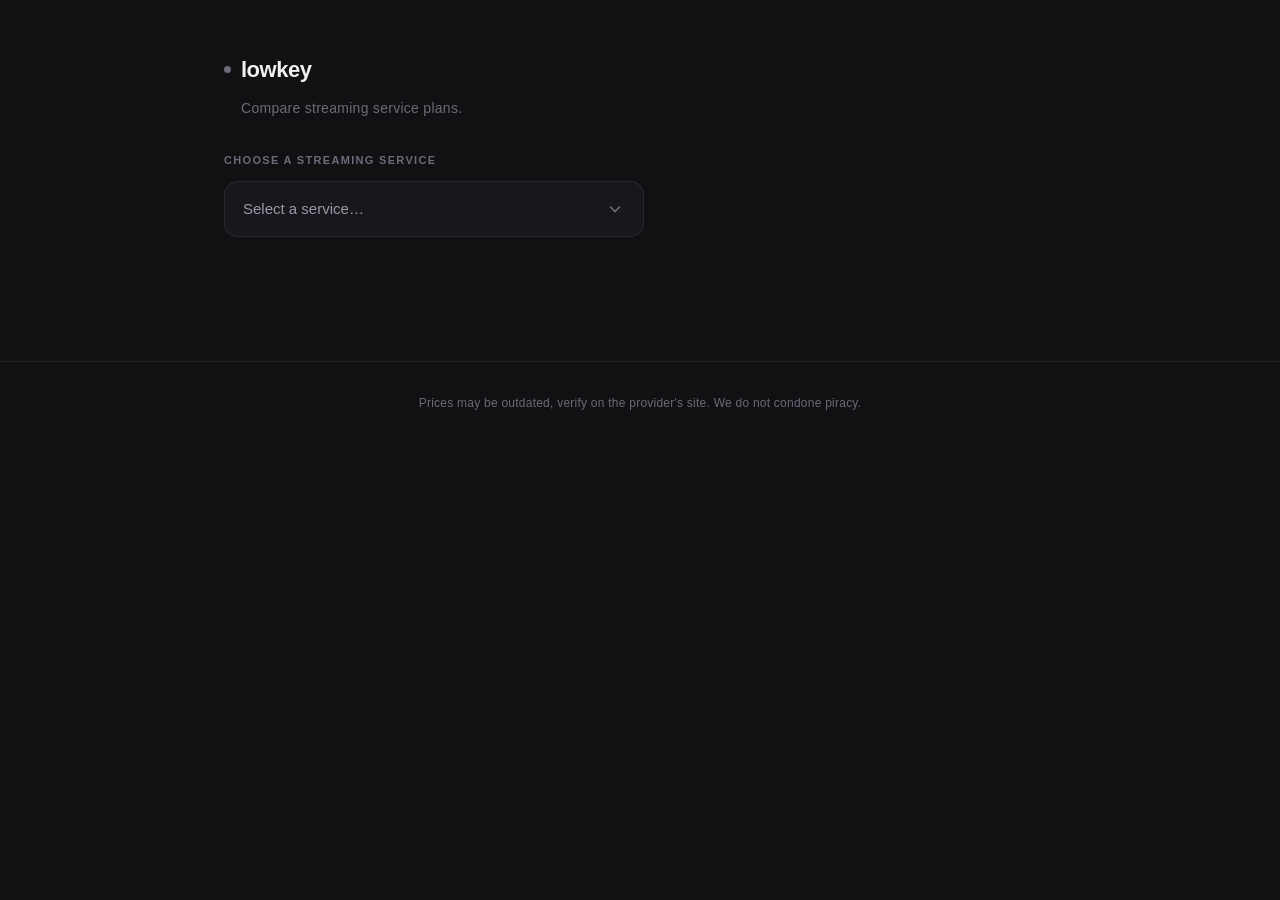
<file: index.html>
<!DOCTYPE html>
<html lang="en">
<head>
  <meta charset="UTF-8" />
  <meta name="viewport" content="width=device-width, initial-scale=1.0" />
  <title>lowkey</title>
  <link rel="stylesheet" href="styles.css" />
</head>
<body>

  <header>
    <div class="logo">
      <span class="logo-dot" id="logoDot"></span>
      lowkey
    </div>
    <p class="tagline">Compare streaming service plans.</p>
  </header>

  <main>
    <section class="selector-section">
      <label class="select-label">Choose a streaming service</label>

      <div class="custom-select" id="customSelect">
        <div class="select-trigger" id="selectTrigger">
          <span class="trigger-text" id="triggerText">Select a service…</span>
          <div class="trigger-icon">
            <svg viewBox="0 0 24 24" fill="none" stroke="currentColor" stroke-width="2">
              <polyline points="6 9 12 15 18 9"></polyline>
            </svg>
          </div>
        </div>

        <div class="select-dropdown" id="selectDropdown">
          <div class="dropdown-inner">
            <!-- Items injected by JS -->
          </div>
        </div>
      </div>
    </section>

    <section class="plans-section" id="plansSection">
      <!-- Plans injected by JS -->
    </section>
  </main>

  <footer>
    <p>Prices may be outdated, verify on the provider's site. We do not condone piracy.</p>
  </footer>

  <script>
    if ("serviceWorker" in navigator) {
  navigator.serviceWorker.register("/sw.js")
    .then(reg => console.log("SW registered", reg))
    .catch(err => console.log("SW failed", err));
}
    const SERVICES = {
      netflix: {
        name: "Netflix",
        color: "#E50914",
        icon: "icons/netflix.png",
        url: "netflix.com",
        plans: [
          {
            name: "Standard",
            price: 8.99,
            period: "month",
            ads: true,
            features: [
              "1080p Full HD",
              "2 streams simultaneously",
              "Downloads on 2 devices",
              "Netflix owned & licensed content",
              "Some content unavailable due to licensing"
            ]
          },
          {
            name: "Standard",
            price: 19.99,
            period: "month",
            ads: false,
            features: [
              "1080p Full HD",
              "2 streams simultaneously",
              "Downloads on 2 devices",
              "Full content library",
              "Add 1 extra member (+$9.99/mo)"
            ]
          },
          {
            name: "Premium",
            price: 26.99,
            period: "month",
            ads: false,
            popular: true,
            features: [
              "4K Ultra HD + HDR",
              "Dolby Atmos audio",
              "4 streams simultaneously",
              "Downloads on 6 devices",
              "Full content library",
              "Add up to 2 extra members (+$9.99/mo each)"
            ]
          }
        ]
      },
      disney: {
        name: "Disney+",
        color: "#113CCF",
        icon: "icons/disney.png",
        url: "disneyplus.com",
        plans: [
          {
            name: "Basic",
            price: 11.99,
            period: "month",
            ads: true,
            features: [
              "Up to 4K UHD & HDR",
              "Up to 5.1 audio",
              "Multiple simultaneous streams",
              "Disney, Marvel, Star Wars, Pixar, Nat Geo"
            ]
          },
          {
            name: "Premium",
            price: 18.99,
            period: "month",
            ads: false,
            popular: true,
            features: [
              "Up to 4K UHD & HDR",
              "Dolby Atmos audio",
              "Multiple simultaneous streams",
              "Downloads on up to 10 devices",
              "Disney, Marvel, Star Wars, Pixar, Nat Geo"
            ]
          }
        ]
      },
      hulu: {
        name: "Hulu",
        color: "#1CE783",
        icon: "icons/hulu.png",
        url: "hulu.com",
        plans: [
          {
            name: "Hulu",
            price: 11.99,
            period: "month",
            ads: true,
            features: [
              "Up to 4K UHD",
              "Up to 5.1 audio",
              "Multiple simultaneous streams",
              "Movies & Originals"
            ]
          },
          {
            name: "Hulu Plus",
            price: 18.99,
            period: "month",
            ads: false,
            popular: true,
            features: [
              "Up to 4K UHD",
              "Up to 5.1 audio",
              "Multiple simultaneous streams",
              "Movies & Originals",
              "Download select shows and movies",
              "Note: a few shows still play with ads"
            ]
          },
          {
            name: "Live TV",
            price: 82.99,
            period: "month",
            ads: true,
            features: [
              "95+ live TV channels",
              "Up to 4K UHD streaming",
              "Unlimited DVR storage",
              "Multiple simultaneous streams",
              "Disney+ & ESPN+ included",
              "Sports & local channels"
            ]
          },
          {
            name: "Live TV Plus",
            price: 95.99,
            period: "month",
            ads: false,
            features: [
              "95+ live TV channels",
              "Ad-free on-demand library",
              "Unlimited DVR storage",
              "Multiple simultaneous streams",
              "Disney+ & ESPN+ included",
              "Sports & local channels"
            ]
          }
        ]
      },
      max: {
        name: "Max",
        color: "#5c16c5",
        icon: "icons/max.png",
        url: "max.com",
        plans: [
          {
            name: "Basic",
            price: 10.99,
            period: "month",
            ads: true,
            features: [
              "1080p Full HD",
              "2 streams simultaneously",
              "30 downloads",
              "HBO, Warner Bros, DC, CNN content"
            ]
          },
          {
            name: "Standard",
            price: 18.49,
            period: "month",
            ads: false,
            popular: true,
            features: [
              "1080p Full HD",
              "2 streams simultaneously",
              "30 downloads",
              "HBO, Warner Bros, DC, CNN content",
              "Early access to select titles"
            ]
          },
          {
            name: "Premium",
            price: 22.99,
            period: "month",
            ads: false,
            features: [
              "4K Ultra HD + Dolby Vision",
              "Dolby Atmos audio",
              "4 streams simultaneously",
              "100 downloads",
              "Full content library",
              "Early access to select titles"
            ]
          }
        ]
      },
      prime: {
        name: "Prime Video",
        color: "#00A8E1",
        icon: "icons/prime.png",
        url: "primevideo.com",
        plans: [
          {
            name: "Prime",
            price: 14.99,
            period: "month",
            ads: true,
            popular: true,
            features: [
              "4K Ultra HD available",
              "3 streams simultaneously",
              "25 downloads",
              "Amazon Originals & licensed content",
              "Free shipping on Amazon",
              "Prime Music & Gaming included",
              "$7.49/mo for first 3 months"
            ]
          },
          {
            name: "Prime",
            price: 19.99,
            period: "month",
            ads: false,
            popular: false,
            features: [
              "4K Ultra HD available",
              "3 streams simultaneously",
              "25 downloads",
              "Amazon Originals & licensed content",
              "Free shipping on Amazon",
              "Prime Music & Gaming included",
            ]
          }
        ]
      },
      appletv: {
        name: "Apple TV+",
        color: "#0071e3",
        icon: "icons/apple.png",
        url: "tv.apple.com",
        plans: [
          {
            name: "Apple TV+",
            price: 12.99,
            period: "month",
            ads: false,
            popular: true,
            features: [
              "4K HDR + Dolby Vision",
              "Dolby Atmos audio",
              "6 family members included",
              "Offline downloads",
              "Apple Originals only",
              "Spatial Video on Apple Vision Pro"
            ]
          }
        ]
      },
      peacock: {
        name: "Peacock",
        color: "#F5A623",
        icon: "icons/peacock.png",
        url: "peacocktv.com",
        plans: [
          {
            name: "Select",
            price: 7.99,
            period: "month",
            ads: true,
            features: [
              "TV favorites from NBC, Bravo & more",
              "Excludes live sports",
              "Excludes movies & Peacock Originals"
            ]
          },
          {
            name: "Premium",
            price: 10.99,
            period: "month",
            ads: true,
            popular: true,
            features: [
              "TV favorites from NBC, Bravo & more",
              "Live sports & events",
              "Hit films & Peacock Originals",
              "Annual plan available ($109.99/yr)"
            ]
          },
          {
            name: "Premium Plus",
            price: 16.99,
            period: "month",
            ads: false,
            features: [
              "TV favorites from NBC, Bravo & more",
              "Live sports & events",
              "Hit films & Peacock Originals",
              "Downloads included",
              "Annual plan available ($169.99/yr)"
            ]
          }
        ]
      },
      paramount: {
        name: "Paramount+",
        color: "#0064FF",
        icon: "icons/para.png",
        url: "paramountplus.com",
        plans: [
          {
            name: "Essential",
            price: 8.99,
            period: "month",
            ads: true,
            features: [
              "40,000+ episodes & movies",
              "3 streams simultaneously",
              "NFL on CBS & UEFA Champions League",
              "All UFC live fights",
              "Select Showtime series"
            ]
          },
          {
            name: "Premium",
            price: 13.99,
            period: "month",
            ads: false,
            popular: true,
            features: [
              "Everything in Essential",
              "No ads (except live TV)",
              "4K UHD, Dolby Vision or HDR10",
              "Download movies & shows",
              "CBS live stream",
              "Full Showtime included"
            ]
          }
        ]
      },
      piracy: {
        name: "Piracy",
        color: "#CC0C27",
        icon: "icons/piracy.png",
        plans: [
          {
            name: "Piracy",
            price: 0.00,
            period: "month",
            ads: false,
            popular: false,
            features: [
              "Almost all Movies & TV",
              "Free Downloads"
            ]
          },
          {
            name: "Ublock Origin",
            price: 0.00,
            period: "month",
            ads: false,
            popular: false,
            features: [
              "Prevent Tracking",
              "Prevent Cookies",
              "Prevent Ads",
              "Can prevent malware"
            ]
          },
          {
            name: "Mullvad VPN",
            price: 5.86,
            period: "month",
            ads: false,
            popular: false,
            features: [
              "Connect Anywhere",
              "Hides IP address",
              "Encrypts traffic",
              "Prevents location-based blocks"
            ]
          },
        ]
      }
    };

    // ── DOM refs ──
    const customSelect   = document.getElementById('customSelect');
    const selectTrigger  = document.getElementById('selectTrigger');
    const triggerText    = document.getElementById('triggerText');
    const selectDropdown = document.getElementById('selectDropdown');
    const dropdownInner  = selectDropdown.querySelector('.dropdown-inner');
    const plansSection   = document.getElementById('plansSection');
    const logoDot        = document.getElementById('logoDot');

    // ── Build dropdown items ──
    Object.entries(SERVICES).forEach(([key, svc]) => {
      const item = document.createElement('div');
      item.className = 'dropdown-item';
      item.dataset.key = key;
      item.innerHTML = `
        <span class="item-logo">
          <img src="${svc.icon}" alt="${svc.name}" />
        </span>
      `;
      item.addEventListener('click', () => selectService(key));
      dropdownInner.appendChild(item);
    });

    // ── Toggle dropdown ──
    selectTrigger.addEventListener('click', () => {
      customSelect.classList.toggle('open');
    });

    document.addEventListener('click', (e) => {
      if (!customSelect.contains(e.target)) {
        customSelect.classList.remove('open');
      }
    });

    // ── Select a service ──
    function selectService(key) {
      const svc = SERVICES[key];
      customSelect.classList.remove('open');
      triggerText.textContent = svc.name;

      // Update accent color
      document.documentElement.style.setProperty('--accent', svc.color);
      document.documentElement.style.setProperty('--accent-glow', hexToRgba(svc.color, 0.18));
      document.documentElement.style.setProperty('--accent-soft', hexToRgba(svc.color, 0.08));
      logoDot.style.background = svc.color;

      renderPlans(svc);
    }

    // ── Render plans ──
    function renderPlans(svc) {
      plansSection.innerHTML = '';
      plansSection.classList.remove('visible');

      const header = document.createElement('div');
      header.className = 'plans-header';
      header.innerHTML = `
        <div class="service-badge" style="--svc-color:${svc.color}">
          <span class="badge-logo"><img src="${svc.icon}" alt="${svc.name}" /></span>
          <span class="badge-name">${svc.name}</span>
        </div>
        <p class="plans-count">${svc.plans.length} plan${svc.plans.length > 1 ? 's' : ''} available</p>
      `;
      plansSection.appendChild(header);

      const grid = document.createElement('div');
      grid.className = 'plans-grid';

      svc.plans.forEach((plan, i) => {
        const card = document.createElement('div');
        card.className = 'plan-card' + (plan.popular ? ' popular' : '');
        card.style.animationDelay = `${i * 80}ms`;

        const priceStr = plan.price === 0
          ? '<span class="price-amount">Free</span>'
          : `<span class="price-amount">$${plan.price.toFixed(2)}</span><span class="price-period">/${plan.period}</span>`;

        const adsBadge = plan.ads
          ? `<span class="ads-badge ads-yes">
               <svg viewBox="0 0 16 16" fill="currentColor"><path d="M2 2h12v12H2V2zm1 1v10h10V3H3zm2 2h6v1H5V5zm0 2h6v1H5V7zm0 2h4v1H5V9z"/></svg>
               Contains Ads
             </span>`
          : `<span class="ads-badge ads-no">
               <svg viewBox="0 0 16 16" fill="none" stroke="currentColor" stroke-width="1.5"><circle cx="8" cy="8" r="6"/><line x1="5" y1="5" x2="11" y2="11"/></svg>
               Ad-Free
             </span>`;

        const featuresHTML = plan.features.map(f =>
          `<li class="feature-item">
            <span class="feature-check">
              <svg viewBox="0 0 12 12" fill="none" stroke="currentColor" stroke-width="2"><polyline points="1.5 6 4.5 9 10.5 3"/></svg>
            </span>
            ${f}
          </li>`
        ).join('');

        card.innerHTML = `
          ${plan.popular ? '<div class="popular-tag">Most Popular</div>' : ''}
          <div class="card-top">
            <h3 class="plan-name">${plan.name}</h3>
            ${adsBadge}
          </div>
          <div class="plan-price">${priceStr}</div>
          <ul class="features-list">${featuresHTML}</ul>
        `;

        grid.appendChild(card);
      });

      plansSection.appendChild(grid);

      requestAnimationFrame(() => {
        requestAnimationFrame(() => {
          plansSection.classList.add('visible');
        });
      });
    }

    // ── Utility ──
    function hexToRgba(hex, alpha) {
      const r = parseInt(hex.slice(1, 3), 16);
      const g = parseInt(hex.slice(3, 5), 16);
      const b = parseInt(hex.slice(5, 7), 16);
      return `rgba(${r},${g},${b},${alpha})`;
    }
  </script>
</body>
</html>
</file>
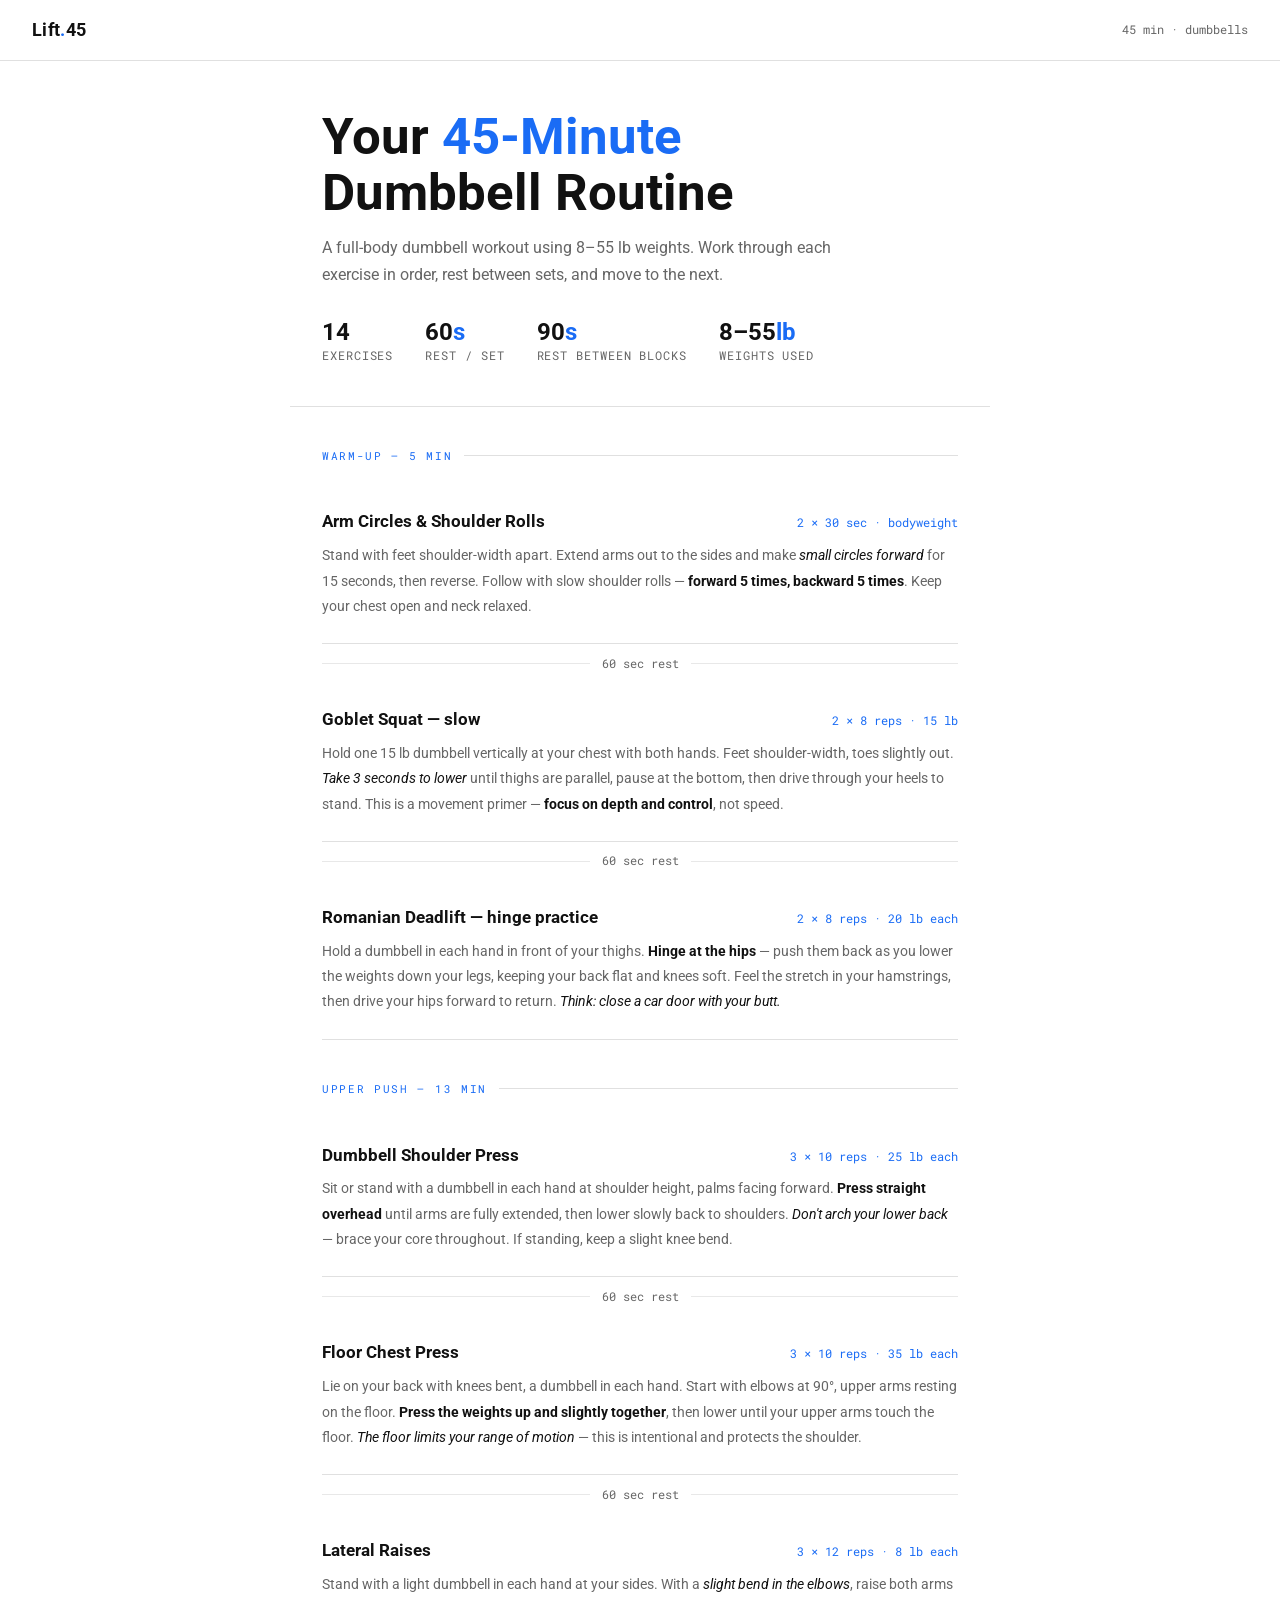
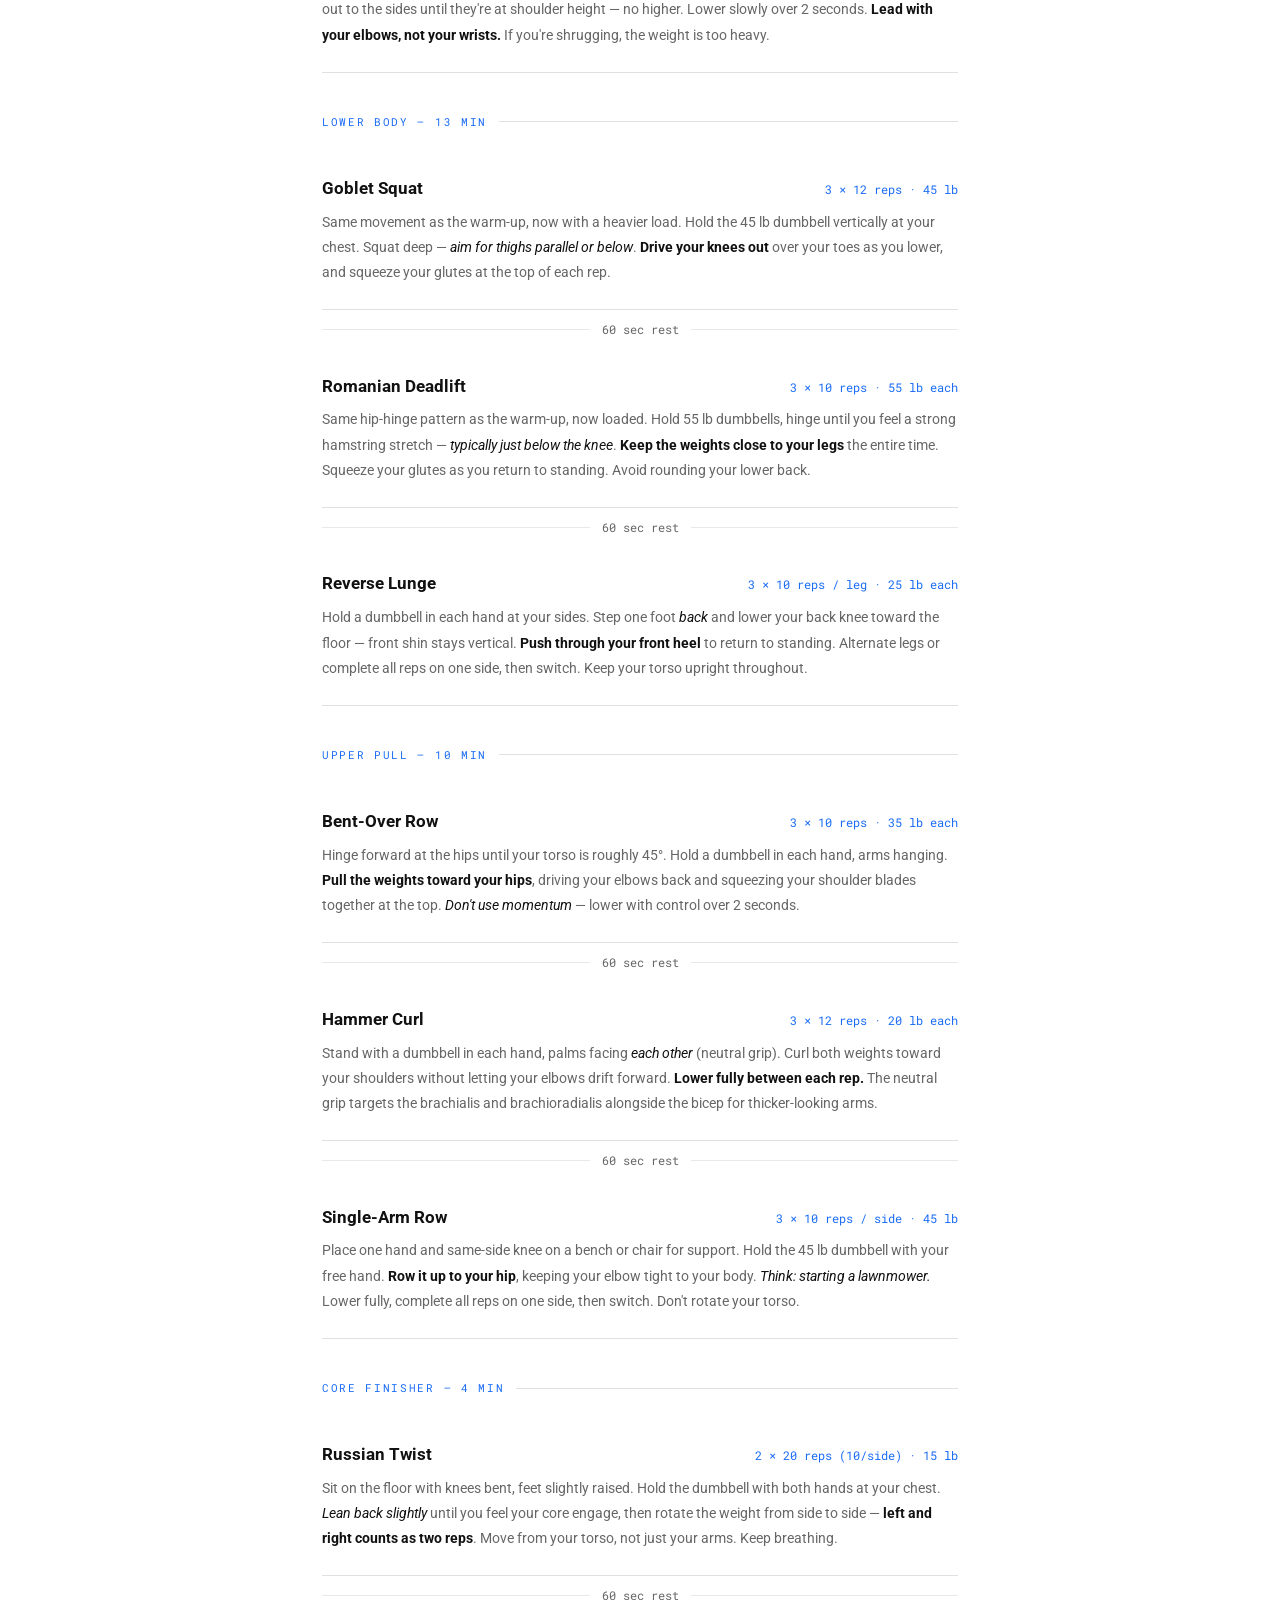
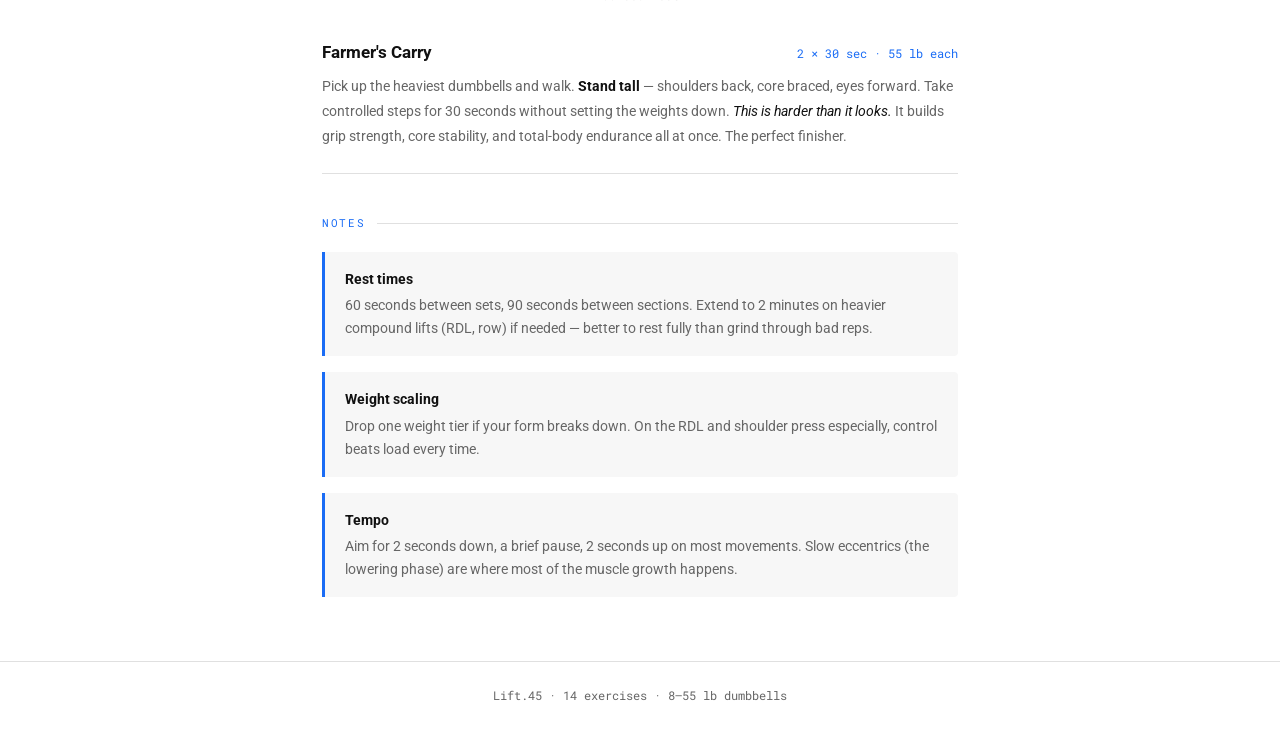
<file: workout.html>
<!DOCTYPE html>
<html lang="en">
<head>
<meta charset="UTF-8">
<meta name="viewport" content="width=device-width, initial-scale=1.0, viewport-fit=cover">
<meta name="apple-mobile-web-app-capable" content="yes">
<meta name="apple-mobile-web-app-status-bar-style" content="default">
<meta name="apple-mobile-web-app-title" content="Lift.45">
<link rel="apple-touch-icon" href="https://i.ibb.co/Q731bH5M/dumbellicon.png">
<title>45 Min Dumbbell Routine</title>
<link href="https://fonts.googleapis.com/css2?family=Roboto:ital,wght@0,300;0,400;0,700;1,400;1,700&family=Roboto+Mono:wght@400;500&display=swap" rel="stylesheet">
<style>
  *, *::before, *::after { margin: 0; padding: 0; box-sizing: border-box; }

  :root {
    --blue: #1a6cf5;
    --black: #111;
    --white: #fff;
    --off: #f7f7f7;
    --gray: #666;
    --light-gray: #e8e8e8;
    --border: #e0e0e0;
  }

  body {
    background: var(--white);
    color: var(--black);
    font-family: 'Roboto', sans-serif;
    font-weight: 400;
    line-height: 1.6;
    overflow-x: hidden;
  }

  /* NAV */
  nav {
    position: sticky;
    top: 0;
    z-index: 50;
    background: var(--white);
    border-bottom: 1px solid var(--border);
    padding: 1rem 2rem;
    padding-top: max(1rem, env(safe-area-inset-top));
    display: flex;
    align-items: center;
    justify-content: space-between;
  }

  .nav-logo {
    font-size: 1.1rem;
    font-weight: 700;
    color: var(--black);
    letter-spacing: 0.02em;
  }
  .nav-logo span { color: var(--blue); }

  .nav-tag {
    font-size: 0.75rem;
    color: var(--gray);
    font-family: 'Roboto Mono', monospace;
  }

  /* HERO */
  .hero {
    padding: 3rem 2rem 2.5rem;
    border-bottom: 1px solid var(--border);
    max-width: 700px;
    margin: 0 auto;
  }

  .hero h1 {
    font-size: clamp(2.2rem, 6vw, 3.2rem);
    font-weight: 700;
    line-height: 1.1;
    margin-bottom: 0.75rem;
    color: var(--black);
  }

  .hero h1 span { color: var(--blue); }

  .hero-sub {
    font-size: 1rem;
    color: var(--gray);
    max-width: 520px;
    margin-bottom: 2rem;
    line-height: 1.7;
  }

  .hero-meta {
    display: flex;
    gap: 2rem;
    flex-wrap: wrap;
  }

  .meta-item {}
  .meta-val {
    font-size: 1.5rem;
    font-weight: 700;
    color: var(--black);
    line-height: 1;
  }
  .meta-val span { color: var(--blue); }
  .meta-label {
    font-size: 0.72rem;
    color: var(--gray);
    font-family: 'Roboto Mono', monospace;
    margin-top: 3px;
    text-transform: uppercase;
    letter-spacing: 0.08em;
  }

  /* MAIN CONTENT */
  .content {
    max-width: 700px;
    margin: 0 auto;
    padding: 0 2rem 4rem;
  }

  /* SECTION LABEL */
  .section-label {
    font-size: 0.7rem;
    font-family: 'Roboto Mono', monospace;
    color: var(--blue);
    text-transform: uppercase;
    letter-spacing: 0.15em;
    margin: 2.5rem 0 1.25rem;
    display: flex;
    align-items: center;
    gap: 0.75rem;
  }
  .section-label::after {
    content: '';
    flex: 1;
    height: 1px;
    background: var(--border);
  }

  /* EXERCISE CARD */
  .exercise {
    border-bottom: 1px solid var(--border);
    padding: 1.5rem 0;
  }
  .exercise:last-child { border-bottom: none; }

  .ex-header {
    display: flex;
    align-items: baseline;
    justify-content: space-between;
    gap: 1rem;
    margin-bottom: 0.5rem;
    flex-wrap: wrap;
  }

  .ex-name {
    font-size: 1.05rem;
    font-weight: 700;
    color: var(--black);
  }

  .ex-spec {
    font-family: 'Roboto Mono', monospace;
    font-size: 0.78rem;
    color: var(--blue);
    white-space: nowrap;
    flex-shrink: 0;
  }

  .ex-desc {
    font-size: 0.9rem;
    color: var(--gray);
    line-height: 1.75;
  }

  .ex-desc em {
    font-style: italic;
    color: var(--black);
  }

  .ex-desc strong {
    font-weight: 700;
    color: var(--black);
  }

  /* REST DIVIDER */
  .rest {
    display: flex;
    align-items: center;
    gap: 0.75rem;
    padding: 0.6rem 0;
    color: var(--gray);
    font-size: 0.75rem;
    font-family: 'Roboto Mono', monospace;
  }
  .rest::before, .rest::after {
    content: '';
    flex: 1;
    height: 1px;
    background: var(--light-gray);
  }

  /* TIPS */
  .tips-list { display: flex; flex-direction: column; gap: 1rem; }
  .tip {
    background: var(--off);
    border-left: 3px solid var(--blue);
    padding: 1rem 1.25rem;
    border-radius: 0 4px 4px 0;
  }
  .tip-title {
    font-weight: 700;
    font-size: 0.9rem;
    margin-bottom: 0.2rem;
    color: var(--black);
  }
  .tip-body {
    font-size: 0.87rem;
    color: var(--gray);
    line-height: 1.65;
  }

  /* FOOTER */
  footer {
    border-top: 1px solid var(--border);
    padding: 1.5rem 2rem;
    padding-bottom: max(1.5rem, env(safe-area-inset-bottom));
    text-align: center;
    font-size: 0.75rem;
    color: var(--gray);
    font-family: 'Roboto Mono', monospace;
  }

  @media (max-width: 500px) {
    nav { padding: 0.9rem 1.25rem; }
    .nav-tag { display: none; }
    .hero { padding: 2rem 1.25rem 2rem; }
    .content { padding: 0 1.25rem 3rem; }
    .hero h1 { font-size: 2rem; }
    .hero-meta { gap: 1.5rem; }
    footer { padding: 1.25rem; }
  }
</style>
</head>
<body>

<nav>
  <div class="nav-logo">Lift<span>.</span>45</div>
  <div class="nav-tag">45 min · dumbbells</div>
</nav>

<div class="hero">
  <h1>Your <span>45-Minute</span><br>Dumbbell Routine</h1>
  <p class="hero-sub">A full-body dumbbell workout using 8–55 lb weights. Work through each exercise in order, rest between sets, and move to the next.</p>
  <div class="hero-meta">
    <div class="meta-item">
      <div class="meta-val">14</div>
      <div class="meta-label">Exercises</div>
    </div>
    <div class="meta-item">
      <div class="meta-val">60<span>s</span></div>
      <div class="meta-label">Rest / set</div>
    </div>
    <div class="meta-item">
      <div class="meta-val">90<span>s</span></div>
      <div class="meta-label">Rest between blocks</div>
    </div>
    <div class="meta-item">
      <div class="meta-val">8–55<span>lb</span></div>
      <div class="meta-label">Weights used</div>
    </div>
  </div>
</div>

<div class="content">

  <!-- WARM-UP -->
  <div class="section-label">Warm-up — 5 min</div>

  <div class="exercise">
    <div class="ex-header">
      <div class="ex-name">Arm Circles & Shoulder Rolls</div>
      <div class="ex-spec">2 × 30 sec · bodyweight</div>
    </div>
    <p class="ex-desc">Stand with feet shoulder-width apart. Extend arms out to the sides and make <em>small circles forward</em> for 15 seconds, then reverse. Follow with slow shoulder rolls — <strong>forward 5 times, backward 5 times</strong>. Keep your chest open and neck relaxed.</p>
  </div>

  <div class="rest">60 sec rest</div>

  <div class="exercise">
    <div class="ex-header">
      <div class="ex-name">Goblet Squat — slow</div>
      <div class="ex-spec">2 × 8 reps · 15 lb</div>
    </div>
    <p class="ex-desc">Hold one 15 lb dumbbell vertically at your chest with both hands. Feet shoulder-width, toes slightly out. <em>Take 3 seconds to lower</em> until thighs are parallel, pause at the bottom, then drive through your heels to stand. This is a movement primer — <strong>focus on depth and control</strong>, not speed.</p>
  </div>

  <div class="rest">60 sec rest</div>

  <div class="exercise">
    <div class="ex-header">
      <div class="ex-name">Romanian Deadlift — hinge practice</div>
      <div class="ex-spec">2 × 8 reps · 20 lb each</div>
    </div>
    <p class="ex-desc">Hold a dumbbell in each hand in front of your thighs. <strong>Hinge at the hips</strong> — push them back as you lower the weights down your legs, keeping your back flat and knees soft. Feel the stretch in your hamstrings, then drive your hips forward to return. <em>Think: close a car door with your butt.</em></p>
  </div>

  <!-- UPPER PUSH -->
  <div class="section-label">Upper Push — 13 min</div>

  <div class="exercise">
    <div class="ex-header">
      <div class="ex-name">Dumbbell Shoulder Press</div>
      <div class="ex-spec">3 × 10 reps · 25 lb each</div>
    </div>
    <p class="ex-desc">Sit or stand with a dumbbell in each hand at shoulder height, palms facing forward. <strong>Press straight overhead</strong> until arms are fully extended, then lower slowly back to shoulders. <em>Don't arch your lower back</em> — brace your core throughout. If standing, keep a slight knee bend.</p>
  </div>

  <div class="rest">60 sec rest</div>

  <div class="exercise">
    <div class="ex-header">
      <div class="ex-name">Floor Chest Press</div>
      <div class="ex-spec">3 × 10 reps · 35 lb each</div>
    </div>
    <p class="ex-desc">Lie on your back with knees bent, a dumbbell in each hand. Start with elbows at 90°, upper arms resting on the floor. <strong>Press the weights up and slightly together</strong>, then lower until your upper arms touch the floor. <em>The floor limits your range of motion</em> — this is intentional and protects the shoulder.</p>
  </div>

  <div class="rest">60 sec rest</div>

  <div class="exercise">
    <div class="ex-header">
      <div class="ex-name">Lateral Raises</div>
      <div class="ex-spec">3 × 12 reps · 8 lb each</div>
    </div>
    <p class="ex-desc">Stand with a light dumbbell in each hand at your sides. With a <em>slight bend in the elbows</em>, raise both arms out to the sides until they're at shoulder height — no higher. Lower slowly over 2 seconds. <strong>Lead with your elbows, not your wrists.</strong> If you're shrugging, the weight is too heavy.</p>
  </div>

  <!-- LOWER BODY -->
  <div class="section-label">Lower Body — 13 min</div>

  <div class="exercise">
    <div class="ex-header">
      <div class="ex-name">Goblet Squat</div>
      <div class="ex-spec">3 × 12 reps · 45 lb</div>
    </div>
    <p class="ex-desc">Same movement as the warm-up, now with a heavier load. Hold the 45 lb dumbbell vertically at your chest. Squat deep — <em>aim for thighs parallel or below</em>. <strong>Drive your knees out</strong> over your toes as you lower, and squeeze your glutes at the top of each rep.</p>
  </div>

  <div class="rest">60 sec rest</div>

  <div class="exercise">
    <div class="ex-header">
      <div class="ex-name">Romanian Deadlift</div>
      <div class="ex-spec">3 × 10 reps · 55 lb each</div>
    </div>
    <p class="ex-desc">Same hip-hinge pattern as the warm-up, now loaded. Hold 55 lb dumbbells, hinge until you feel a strong hamstring stretch — <em>typically just below the knee</em>. <strong>Keep the weights close to your legs</strong> the entire time. Squeeze your glutes as you return to standing. Avoid rounding your lower back.</p>
  </div>

  <div class="rest">60 sec rest</div>

  <div class="exercise">
    <div class="ex-header">
      <div class="ex-name">Reverse Lunge</div>
      <div class="ex-spec">3 × 10 reps / leg · 25 lb each</div>
    </div>
    <p class="ex-desc">Hold a dumbbell in each hand at your sides. Step one foot <em>back</em> and lower your back knee toward the floor — front shin stays vertical. <strong>Push through your front heel</strong> to return to standing. Alternate legs or complete all reps on one side, then switch. Keep your torso upright throughout.</p>
  </div>

  <!-- UPPER PULL -->
  <div class="section-label">Upper Pull — 10 min</div>

  <div class="exercise">
    <div class="ex-header">
      <div class="ex-name">Bent-Over Row</div>
      <div class="ex-spec">3 × 10 reps · 35 lb each</div>
    </div>
    <p class="ex-desc">Hinge forward at the hips until your torso is roughly 45°. Hold a dumbbell in each hand, arms hanging. <strong>Pull the weights toward your hips</strong>, driving your elbows back and squeezing your shoulder blades together at the top. <em>Don't use momentum</em> — lower with control over 2 seconds.</p>
  </div>

  <div class="rest">60 sec rest</div>

  <div class="exercise">
    <div class="ex-header">
      <div class="ex-name">Hammer Curl</div>
      <div class="ex-spec">3 × 12 reps · 20 lb each</div>
    </div>
    <p class="ex-desc">Stand with a dumbbell in each hand, palms facing <em>each other</em> (neutral grip). Curl both weights toward your shoulders without letting your elbows drift forward. <strong>Lower fully between each rep.</strong> The neutral grip targets the brachialis and brachioradialis alongside the bicep for thicker-looking arms.</p>
  </div>

  <div class="rest">60 sec rest</div>

  <div class="exercise">
    <div class="ex-header">
      <div class="ex-name">Single-Arm Row</div>
      <div class="ex-spec">3 × 10 reps / side · 45 lb</div>
    </div>
    <p class="ex-desc">Place one hand and same-side knee on a bench or chair for support. Hold the 45 lb dumbbell with your free hand. <strong>Row it up to your hip</strong>, keeping your elbow tight to your body. <em>Think: starting a lawnmower.</em> Lower fully, complete all reps on one side, then switch. Don't rotate your torso.</p>
  </div>

  <!-- CORE FINISHER -->
  <div class="section-label">Core Finisher — 4 min</div>

  <div class="exercise">
    <div class="ex-header">
      <div class="ex-name">Russian Twist</div>
      <div class="ex-spec">2 × 20 reps (10/side) · 15 lb</div>
    </div>
    <p class="ex-desc">Sit on the floor with knees bent, feet slightly raised. Hold the dumbbell with both hands at your chest. <em>Lean back slightly</em> until you feel your core engage, then rotate the weight from side to side — <strong>left and right counts as two reps</strong>. Move from your torso, not just your arms. Keep breathing.</p>
  </div>

  <div class="rest">60 sec rest</div>

  <div class="exercise">
    <div class="ex-header">
      <div class="ex-name">Farmer's Carry</div>
      <div class="ex-spec">2 × 30 sec · 55 lb each</div>
    </div>
    <p class="ex-desc">Pick up the heaviest dumbbells and walk. <strong>Stand tall</strong> — shoulders back, core braced, eyes forward. Take controlled steps for 30 seconds without setting the weights down. <em>This is harder than it looks.</em> It builds grip strength, core stability, and total-body endurance all at once. The perfect finisher.</p>
  </div>

  <!-- TIPS -->
  <div class="section-label">Notes</div>

  <div class="tips-list">
    <div class="tip">
      <div class="tip-title">Rest times</div>
      <div class="tip-body">60 seconds between sets, 90 seconds between sections. Extend to 2 minutes on heavier compound lifts (RDL, row) if needed — better to rest fully than grind through bad reps.</div>
    </div>
    <div class="tip">
      <div class="tip-title">Weight scaling</div>
      <div class="tip-body">Drop one weight tier if your form breaks down. On the RDL and shoulder press especially, control beats load every time.</div>
    </div>
    <div class="tip">
      <div class="tip-title">Tempo</div>
      <div class="tip-body">Aim for 2 seconds down, a brief pause, 2 seconds up on most movements. Slow eccentrics (the lowering phase) are where most of the muscle growth happens.</div>
    </div>
  </div>

</div>

<footer>
  Lift.45 · 14 exercises · 8–55 lb dumbbells
</footer>

</body>
</html>
</file>
<file: styles.css>
/* ─────────────────────────────────────────
   lowkey — styles.css
───────────────────────────────────────── */

/* ── Reset & Base ── */
*, *::before, *::after {
  box-sizing: border-box;
  margin: 0;
  padding: 0;
}

:root {
  --bg:           #111113;
  --surface:      #18181c;
  --surface-2:    #1e1e24;
  --border:       rgba(255,255,255,0.07);
  --border-hover: rgba(255,255,255,0.13);
  --text-primary: #f0f0f2;
  --text-muted:   #6b6b7a;
  --text-soft:    #9898a8;
  --accent:       #ffffff;
  --accent-glow:  rgba(255,255,255,0.10);
  --accent-soft:  rgba(255,255,255,0.06);
  --font-display: -apple-system, BlinkMacSystemFont, 'SF Pro Display', 'Helvetica Neue', sans-serif;
  --font-body:    -apple-system, BlinkMacSystemFont, 'SF Pro Text', 'Helvetica Neue', sans-serif;
  --radius-sm:    8px;
  --radius-md:    14px;
  --radius-lg:    20px;
  --transition:   0.25s cubic-bezier(0.4, 0, 0.2, 1);
}

html { scroll-behavior: smooth; }

body {
  background-color: var(--bg);
  color: var(--text-primary);
  font-family: var(--font-body);
  font-size: 15px;
  line-height: 1.6;
  min-height: 100vh;
  overflow-x: hidden;
}

/* ── Layout ── */
header, footer {
  position: relative;
  z-index: 1;
}

main {
  position: relative;
  z-index: 2;
}

header {
  padding: 52px 5% 32px;
  max-width: 960px;
  margin: 0 auto;
}

main {
  max-width: 960px;
  margin: 0 auto;
  padding: 0 5% 80px;
}

footer {
  text-align: center;
  padding: 32px 5%;
  color: var(--text-muted);
  font-size: 12px;
  font-weight: 300;
  letter-spacing: 0.02em;
  border-top: 1px solid var(--border);
}

/* ── Logo ── */
.logo {
  font-family: var(--font-display);
  font-size: 22px;
  font-weight: 800;
  letter-spacing: -0.5px;
  display: flex;
  align-items: center;
  gap: 10px;
  margin-bottom: 10px;
}

.logo-dot {
  display: inline-block;
  width: 7px;
  height: 7px;
  border-radius: 50%;
  background: var(--text-muted);
  transition: background 0.6s ease;
  flex-shrink: 0;
}

.tagline {
  color: var(--text-muted);
  font-size: 14px;
  font-weight: 400;
  letter-spacing: 0.02em;
  padding-left: 17px;
}

/* ── Selector Section ── */
.selector-section {
  margin-bottom: 44px;
}

.select-label {
  display: block;
  font-family: var(--font-display);
  font-size: 11px;
  font-weight: 600;
  text-transform: uppercase;
  letter-spacing: 0.12em;
  color: var(--text-muted);
  margin-bottom: 12px;
}

/* ── Custom Select ── */
.custom-select {
  position: relative;
  user-select: none;
  max-width: 420px;
}

.select-trigger {
  display: flex;
  align-items: center;
  justify-content: space-between;
  gap: 12px;
  padding: 15px 18px;
  background: var(--surface);
  border: 1px solid var(--border);
  border-radius: var(--radius-md);
  cursor: pointer;
  transition: border-color var(--transition), background var(--transition);
}

.select-trigger:hover {
  border-color: var(--border-hover);
  background: var(--surface-2);
}

.custom-select.open .select-trigger {
  border-color: var(--accent);
  border-radius: var(--radius-md) var(--radius-md) 0 0;
}

.trigger-text {
  font-family: var(--font-body);
  font-size: 15px;
  font-weight: 500;
  color: var(--text-soft);
  transition: color var(--transition);
}

.custom-select.open .trigger-text,
.custom-select.has-value .trigger-text {
  color: var(--text-primary);
}

.trigger-icon {
  width: 20px;
  height: 20px;
  color: var(--text-muted);
  flex-shrink: 0;
  transition: transform var(--transition), color var(--transition);
}

.trigger-icon svg {
  width: 100%;
  height: 100%;
}

.custom-select.open .trigger-icon {
  transform: rotate(180deg);
  color: var(--accent);
}

/* ── Dropdown Panel ── */
.select-dropdown {
  position: absolute;
  top: 100%;
  left: 0;
  right: 0;
  z-index: 100;
  background: var(--surface);
  border: 1px solid var(--accent);
  border-top: none;
  border-radius: 0 0 var(--radius-md) var(--radius-md);
  box-shadow: 0 16px 40px rgba(0,0,0,0.6);
  overflow: hidden;
  max-height: 0;
  opacity: 0;
  pointer-events: none;
  transition: max-height 0.35s cubic-bezier(0.4, 0, 0.2, 1),
              opacity 0.2s ease;
}

.custom-select.open .select-dropdown {
  max-height: 400px;
  opacity: 1;
  pointer-events: all;
}

.dropdown-inner {
  padding: 10px;
  display: grid;
  grid-template-columns: repeat(3, 1fr);
  gap: 4px;
  overflow-y: auto;
  max-height: 380px;
  scrollbar-width: thin;
  scrollbar-color: var(--border-hover) transparent;
}

.dropdown-inner::-webkit-scrollbar { width: 4px; }
.dropdown-inner::-webkit-scrollbar-track { background: transparent; }
.dropdown-inner::-webkit-scrollbar-thumb { background: var(--border-hover); border-radius: 4px; }

/* ── Dropdown Item ── */
.dropdown-item {
  display: flex;
  align-items: center;
  justify-content: center;
  padding: 14px 10px;
  border-radius: var(--radius-sm);
  cursor: pointer;
  transition: background var(--transition);
  -webkit-tap-highlight-color: transparent;
}

.dropdown-item:hover,
.dropdown-item:active {
  background: var(--accent-soft);
}

.item-logo {
  width: 46px;
  height: 46px;
  display: flex;
  align-items: center;
  justify-content: center;
  flex-shrink: 0;
  pointer-events: none;
}

.item-logo img {
  width: 100%;
  height: 100%;
  object-fit: contain;
  display: block;
  pointer-events: none;
}

/* ── Plans Section ── */
.plans-section {
  opacity: 0;
  transform: translateY(12px);
  transition: opacity 0.4s ease, transform 0.4s ease;
}

.plans-section.visible {
  opacity: 1;
  transform: translateY(0);
}

/* ── Plans Header ── */
.plans-header {
  display: flex;
  align-items: center;
  justify-content: space-between;
  margin-bottom: 24px;
  gap: 12px;
  flex-wrap: wrap;
}

.service-badge {
  display: flex;
  align-items: center;
  gap: 10px;
  padding: 8px 16px 8px 10px;
  background: color-mix(in srgb, var(--svc-color) 8%, var(--surface));
  border: 1px solid color-mix(in srgb, var(--svc-color) 18%, transparent);
  border-radius: 50px;
}

.badge-logo {
  width: 26px;
  height: 26px;
  display: flex;
  align-items: center;
  justify-content: center;
  overflow: hidden;
  flex-shrink: 0;
}

.badge-logo img {
  width: 100%;
  height: 100%;
  object-fit: contain;
  display: block;
}

.badge-name {
  font-family: var(--font-display);
  font-weight: 700;
  font-size: 14px;
  color: var(--text-primary);
}

.plans-count {
  font-size: 13px;
  color: var(--text-muted);
  font-weight: 400;
}

/* ── Plans Grid ── */
.plans-grid {
  display: grid;
  grid-template-columns: repeat(auto-fill, minmax(260px, 1fr));
  gap: 14px;
}

/* ── Plan Card ── */
.plan-card {
  position: relative;
  background: var(--surface);
  border: 1px solid var(--border);
  border-radius: var(--radius-lg);
  padding: 24px 22px 26px;
  display: flex;
  flex-direction: column;
  gap: 18px;
  animation: cardIn 0.4s cubic-bezier(0.4, 0, 0.2, 1) both;
  transition: border-color var(--transition), transform var(--transition), background var(--transition);
}

.plan-card:hover {
  border-color: color-mix(in srgb, var(--accent) 60%, transparent);
  transform: translateY(-2px);
  background: var(--surface-2);
}

.plan-card.popular {
  border-color: color-mix(in srgb, var(--accent) 40%, transparent);
  background: color-mix(in srgb, var(--accent) 3%, var(--surface));
}

.plan-card.popular:hover {
  border-color: var(--accent);
}

/* ── Popular Tag ── */
.popular-tag {
  position: absolute;
  top: -1px;
  right: 20px;
  padding: 4px 11px;
  background: var(--accent);
  color: #000;
  font-family: var(--font-display);
  font-size: 10px;
  font-weight: 700;
  letter-spacing: 0.07em;
  text-transform: uppercase;
  border-radius: 0 0 8px 8px;
}

/* ── Card Top ── */
.card-top {
  display: flex;
  align-items: flex-start;
  justify-content: space-between;
  gap: 10px;
  flex-wrap: wrap;
}

.plan-name {
  font-family: var(--font-display);
  font-size: 16px;
  font-weight: 700;
  color: var(--text-primary);
  line-height: 1.3;
  flex: 1;
}

/* ── Ads Badge ── */
.ads-badge {
  display: inline-flex;
  align-items: center;
  gap: 5px;
  padding: 4px 10px 4px 7px;
  border-radius: 50px;
  font-size: 11px;
  font-weight: 600;
  letter-spacing: 0.02em;
  white-space: nowrap;
  flex-shrink: 0;
}

.ads-badge svg {
  width: 12px;
  height: 12px;
  flex-shrink: 0;
}

.ads-yes {
  background: rgba(255, 160, 0, 0.08);
  color: #ffb347;
  border: 1px solid rgba(255, 160, 0, 0.18);
}

.ads-no {
  background: rgba(50, 210, 120, 0.08);
  color: #4ade80;
  border: 1px solid rgba(50, 210, 120, 0.18);
}

/* ── Price ── */
.plan-price {
  display: flex;
  align-items: baseline;
  gap: 4px;
  border-bottom: 1px solid var(--border);
  padding-bottom: 18px;
}

.price-amount {
  font-family: var(--font-display);
  font-size: 32px;
  font-weight: 700;
  color: var(--text-primary);
  letter-spacing: -0.5px;
  line-height: 1;
}

.price-period {
  font-size: 13px;
  color: var(--text-muted);
  font-weight: 400;
}

/* ── Features List ── */
.features-list {
  list-style: none;
  display: flex;
  flex-direction: column;
  gap: 10px;
  flex: 1;
}

.feature-item {
  display: flex;
  align-items: flex-start;
  gap: 10px;
  font-size: 13.5px;
  color: var(--text-soft);
  font-weight: 400;
  line-height: 1.5;
}

.feature-check {
  width: 16px;
  height: 16px;
  border-radius: 50%;
  background: var(--accent-soft);
  border: 1px solid color-mix(in srgb, var(--accent) 25%, transparent);
  display: flex;
  align-items: center;
  justify-content: center;
  flex-shrink: 0;
  margin-top: 2px;
}

.feature-check svg {
  width: 8px;
  height: 8px;
  stroke: var(--accent);
}

/* ── Animation ── */
@keyframes cardIn {
  from {
    opacity: 0;
    transform: translateY(16px);
  }
  to {
    opacity: 1;
    transform: translateY(0);
  }
}

/* ── Mobile ── */
@media (max-width: 640px) {
  header {
    padding: 36px 20px 24px;
  }

  main {
    padding: 0 20px 60px;
  }

  .logo { font-size: 20px; }

  .custom-select {
    max-width: 100%;
  }

  .dropdown-inner {
    grid-template-columns: repeat(3, 1fr);
    padding: 8px;
  }

  .item-logo {
    width: 40px;
    height: 40px;
  }

  .dropdown-item {
    padding: 12px 6px;
  }

  .plans-grid {
    grid-template-columns: 1fr;
  }

  .plans-header {
    flex-direction: column;
    align-items: flex-start;
    gap: 8px;
  }

  .price-amount { font-size: 28px; }

  .plan-card {
    padding: 20px 18px 22px;
  }
}

@media (max-width: 380px) {
  .dropdown-inner {
    grid-template-columns: repeat(3, 1fr);
  }

  .card-top {
    flex-direction: column;
  }
}
</file>
